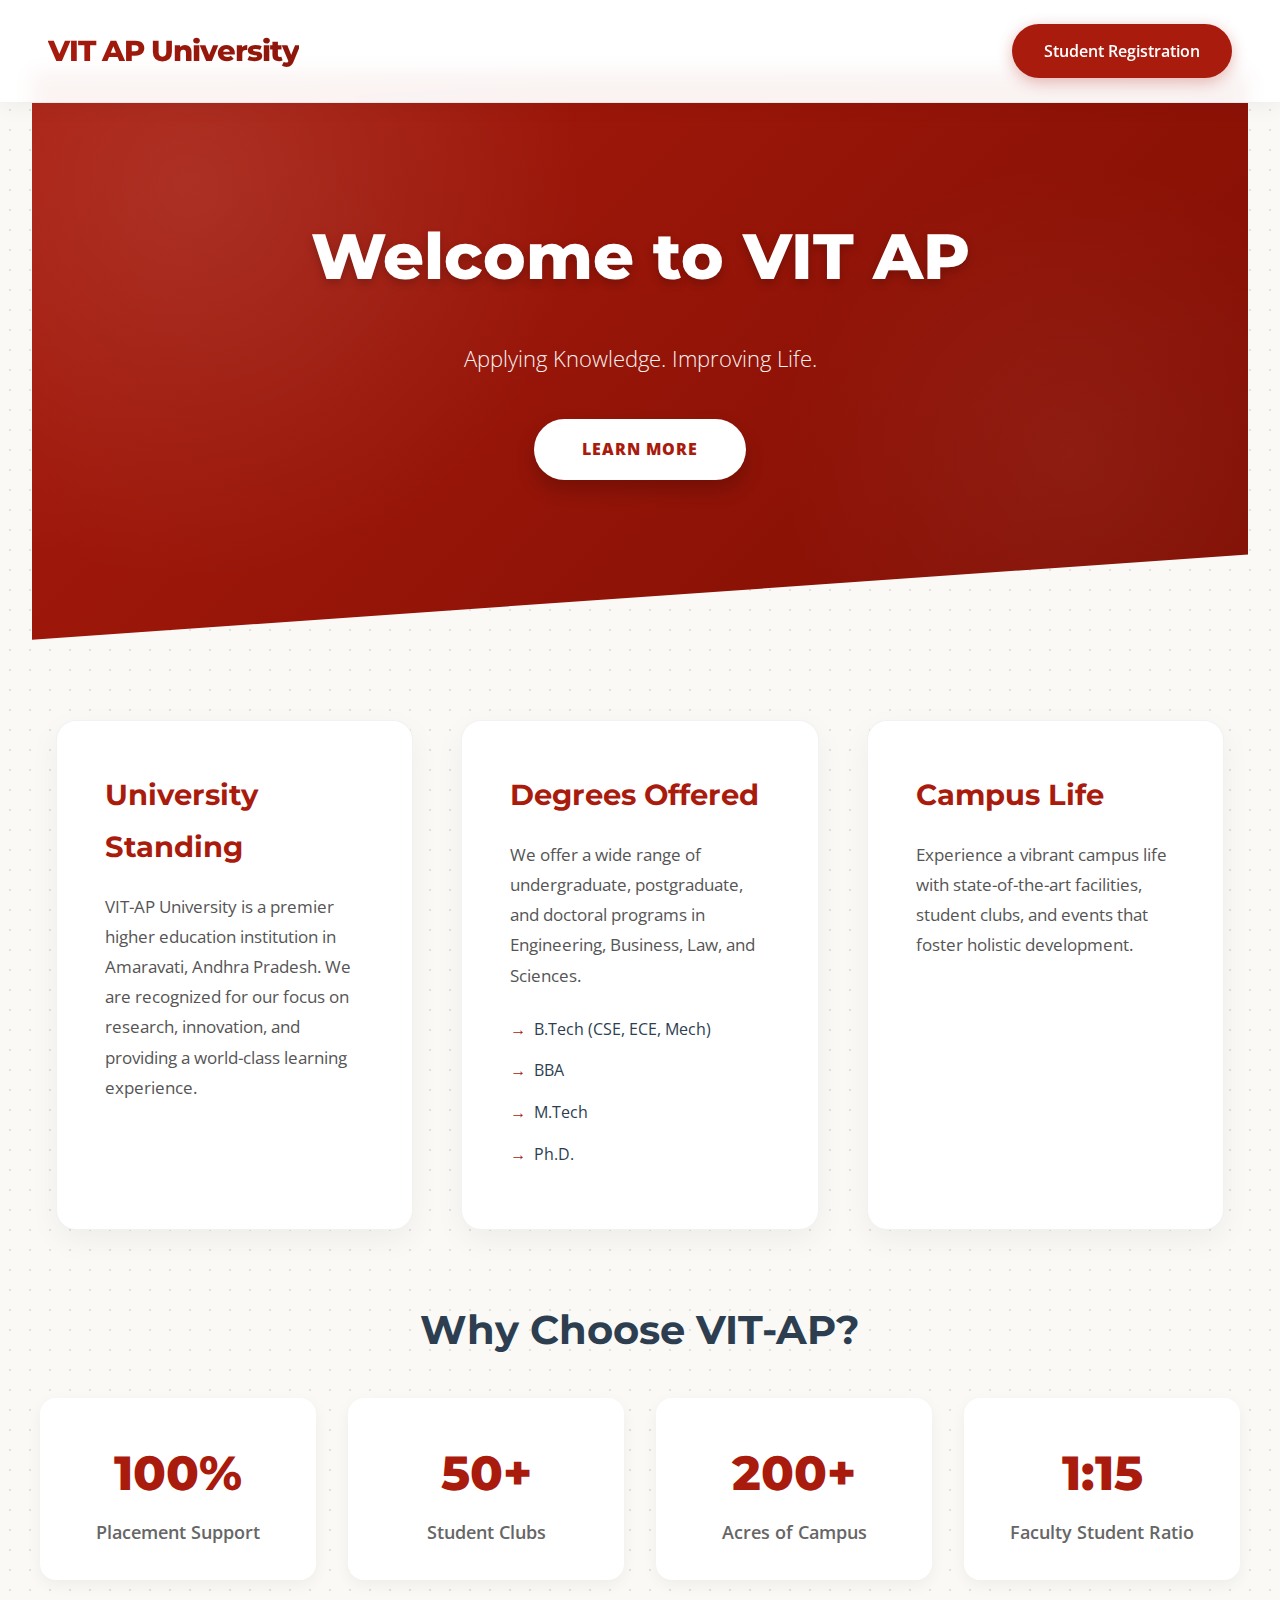
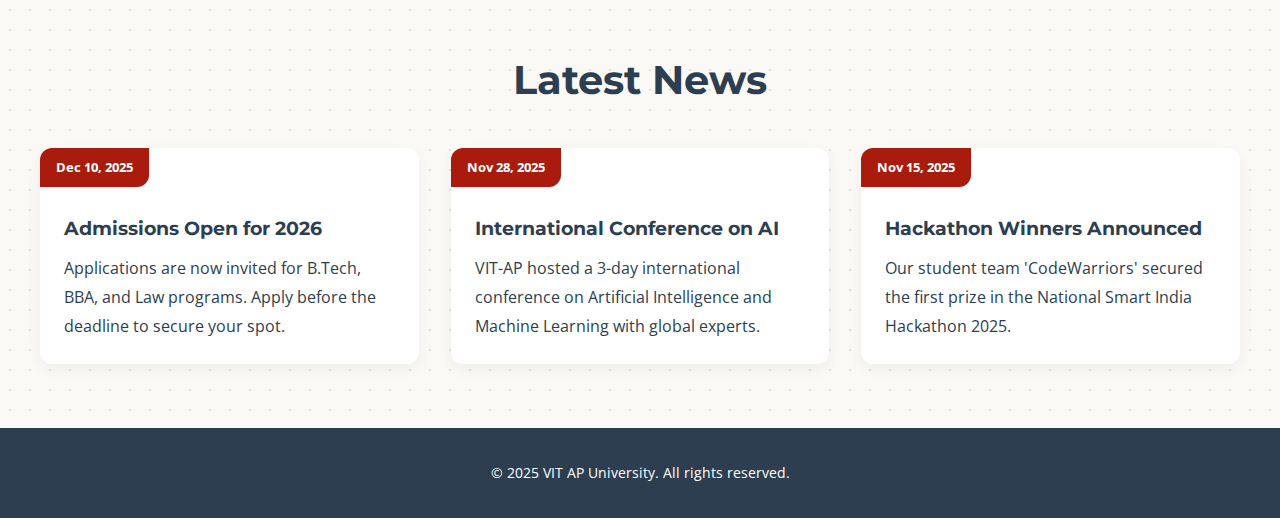
<file: Lab1/index.html>
<!DOCTYPE html>
<html lang="en">
<head>
    <meta charset="UTF-8">
    <meta name="viewport" content="width=device-width, initial-scale=1.0">
    <title>VIT AP University</title>
    <link rel="stylesheet" href="style.css">
</head>
<body>
    <header>
        <h1>VIT AP University</h1>
        <a href="registration.html" class="nav-link">Student Registration</a>
    </header>

    <main>
        <section class="hero">
            <h2>Welcome to VIT AP</h2>
            <p>Applying Knowledge. Improving Life.</p>
            <a href="#" class="hero-btn">Learn More</a>
        </section>

        <div class="content-wrapper">
            <div class="content-grid">
            <div class="card">
                <h3>University Standing</h3>
                <p>VIT-AP University is a premier higher education institution in Amaravati, Andhra Pradesh. We are recognized for our focus on research, innovation, and providing a world-class learning experience.</p>
            </div>
            <div class="card">
                <h3>Degrees Offered</h3>
                <p>We offer a wide range of undergraduate, postgraduate, and doctoral programs in Engineering, Business, Law, and Sciences.</p>
                <ul>
                    <li>B.Tech (CSE, ECE, Mech)</li>
                    <li>BBA</li>
                    <li>M.Tech</li>
                    <li>Ph.D.</li>
                </ul>
            </div>
            <div class="card">
                <h3>Campus Life</h3>
                <p>Experience a vibrant campus life with state-of-the-art facilities, student clubs, and events that foster holistic development.</p>
            </div>
        </div>

        <h2 class="section-title">Why Choose VIT-AP?</h2>
        <div class="stats-grid">
            <div class="stat-card">
                <span class="stat-number">100%</span>
                <span class="stat-label">Placement Support</span>
            </div>
            <div class="stat-card">
                <span class="stat-number">50+</span>
                <span class="stat-label">Student Clubs</span>
            </div>
            <div class="stat-card">
                <span class="stat-number">200+</span>
                <span class="stat-label">Acres of Campus</span>
            </div>
            <div class="stat-card">
                <span class="stat-number">1:15</span>
                <span class="stat-label">Faculty Student Ratio</span>
            </div>
        </div>

        <h2 class="section-title">Latest News</h2>
        <div class="news-grid">
            <div class="news-card">
                <div class="news-date">Dec 10, 2025</div>
                <div class="news-content">
                    <h4>Admissions Open for 2026</h4>
                    <p>Applications are now invited for B.Tech, BBA, and Law programs. Apply before the deadline to secure your spot.</p>
                </div>
            </div>
            <div class="news-card">
                <div class="news-date">Nov 28, 2025</div>
                <div class="news-content">
                    <h4>International Conference on AI</h4>
                    <p>VIT-AP hosted a 3-day international conference on Artificial Intelligence and Machine Learning with global experts.</p>
                </div>
            </div>
            <div class="news-card">
                <div class="news-date">Nov 15, 2025</div>
                <div class="news-content">
                    <h4>Hackathon Winners Announced</h4>
                    <p>Our student team 'CodeWarriors' secured the first prize in the National Smart India Hackathon 2025.</p>
                </div>
            </div>
        </div>
    </main>

    <footer>
        <p>&copy; 2025 VIT AP University. All rights reserved.</p>
    </footer>
</body>
</html>
</file>
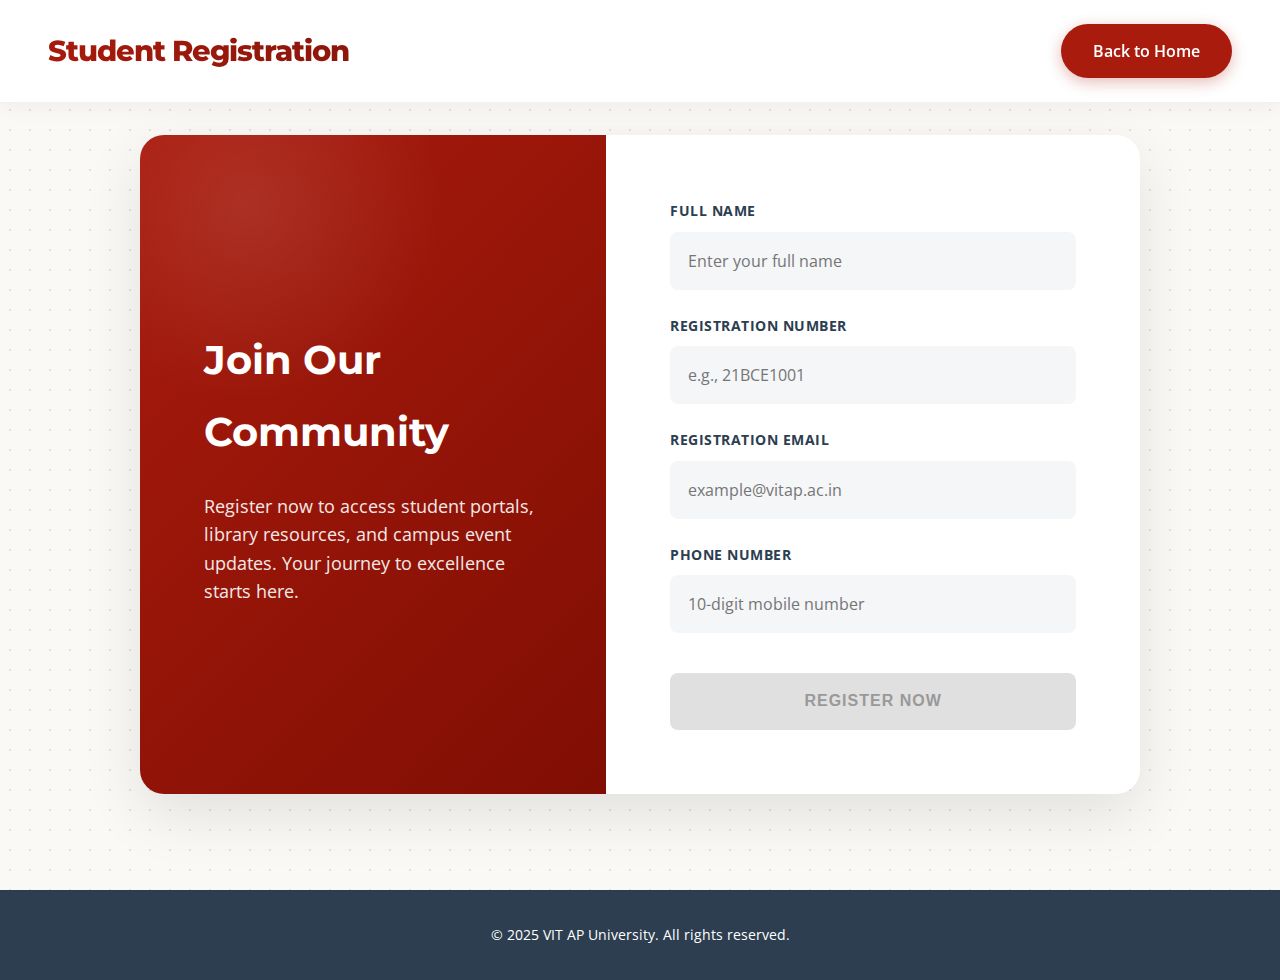
<file: Lab1/registration.html>
<!DOCTYPE html>
<html lang="en">
<head>
    <meta charset="UTF-8">
    <meta name="viewport" content="width=device-width, initial-scale=1.0">
    <title>Student Registration - VIT AP</title>
    <link rel="stylesheet" href="style.css">
</head>
<body>
    <header>
        <h1>Student Registration</h1>
        <a href="index.html" class="nav-link">Back to Home</a>
    </header>

    <main>
        <div class="split-container">
            <div class="split-info">
                <h2>Join Our Community</h2>
                <p>Register now to access student portals, library resources, and campus event updates. Your journey to excellence starts here.</p>
            </div>
            <div class="split-form">
                <form id="registrationForm">
                    <div class="form-group">
                        <label for="name">Full Name</label>
                        <input type="text" id="name" name="name" placeholder="Enter your full name" required>
                    </div>

                    <div class="form-group">
                        <label for="regNo">Registration Number</label>
                        <input type="text" id="regNo" name="regNo" placeholder="e.g., 21BCE1001" required>
                    </div>

                    <div class="form-group">
                        <label for="email">Registration Email</label>
                        <input type="email" id="email" name="email" placeholder="example@vitap.ac.in" required>
                    </div>

                    <div class="form-group">
                        <label for="phone">Phone Number</label>
                        <input type="tel" id="phone" name="phone" placeholder="10-digit mobile number" maxlength="10" required>
                    </div>

                    <button type="submit" id="submitBtn" class="submit-btn" disabled>Register Now</button>
                </form>
                <div id="successMessage" class="success-message">
                    Registered successfully! Welcome aboard.
                </div>
            </div>
        </div>
    </main>

    <footer>
        <p>&copy; 2025 VIT AP University. All rights reserved.</p>
    </footer>

    <script>
        const form = document.getElementById('registrationForm');
        const nameInput = document.getElementById('name');
        const regNoInput = document.getElementById('regNo');
        const emailInput = document.getElementById('email');
        const phoneInput = document.getElementById('phone');
        const submitBtn = document.getElementById('submitBtn');
        const successMessage = document.getElementById('successMessage');

        function validateForm() {
            const name = nameInput.value.trim();
            const regNo = regNoInput.value.trim();
            const email = emailInput.value.trim();
            const phone = phoneInput.value.trim();

            // Simple Email Regex
            const emailRegex = /^[^\s@]+@[^\s@]+\.[^\s@]+$/;
            // Phone Regex (10 digits)
            const phoneRegex = /^\d{10}$/;
            // RegNo Regex (Basic check for alphanumeric, min 5 chars)
            const regNoRegex = /^[a-zA-Z0-9]{5,}$/;

            const isNameValid = name.length > 0;
            const isRegNoValid = regNoRegex.test(regNo);
            const isEmailValid = emailRegex.test(email);
            const isPhoneValid = phoneRegex.test(phone);

            if (isNameValid && isRegNoValid && isEmailValid && isPhoneValid) {
                submitBtn.disabled = false;
            } else {
                submitBtn.disabled = true;
            }
        }

        // Add event listeners for real-time validation
        nameInput.addEventListener('input', validateForm);
        regNoInput.addEventListener('input', validateForm);
        emailInput.addEventListener('input', validateForm);
        phoneInput.addEventListener('input', validateForm);

        // Handle form submission
        form.addEventListener('submit', function(e) {
            e.preventDefault();
            successMessage.style.display = 'block';
            form.reset();
            submitBtn.disabled = true; // Disable button after successful submission
            
            // Hide message after 3 seconds
            setTimeout(() => {
                successMessage.style.display = 'none';
            }, 3000);
        });
    </script>
</body>
</html>
</file>
<file: Lab1/style.css>
@import url('https://fonts.googleapis.com/css2?family=Montserrat:wght@400;600;700&family=Open+Sans:wght@400;600&display=swap');

:root {
    --primary-red: #A91B0D;
    --secondary-red: #8a160a;
    --off-white: #FAF9F6;
    --text-color: #2c3e50;
    --light-gray: #e0e0e0;
    --card-bg: #ffffff;
}

* {
    box-sizing: border-box;
    margin: 0;
    padding: 0;
}

body {
    font-family: 'Open Sans', sans-serif;
    background-color: var(--off-white);
    /* Subtle dot pattern for texture */
    background-image: radial-gradient(var(--light-gray) 1px, transparent 1px);
    background-size: 20px 20px;
    color: var(--text-color);
    line-height: 1.8;
    display: flex;
    flex-direction: column;
    min-height: 100vh;
}

h1, h2, h3, h4 {
    font-family: 'Montserrat', sans-serif;
}

header {
    background-color: rgba(255, 255, 255, 0.95);
    backdrop-filter: blur(10px);
    color: var(--primary-red);
    padding: 1.5rem 3rem;
    display: flex;
    justify-content: space-between;
    align-items: center;
    box-shadow: 0 4px 20px rgba(0,0,0,0.05);
    position: sticky;
    top: 0;
    z-index: 100;
    border-bottom: 1px solid rgba(0,0,0,0.05);
}

header h1 {
    font-size: 1.8rem;
    font-weight: 800;
    letter-spacing: -1px;
    background: linear-gradient(45deg, var(--primary-red), var(--secondary-red));
    -webkit-background-clip: text;
    -webkit-text-fill-color: transparent;
}

.nav-link {
    background-color: var(--primary-red);
    color: white;
    text-decoration: none;
    font-weight: 600;
    padding: 0.8rem 2rem;
    border-radius: 50px;
    transition: all 0.4s cubic-bezier(0.175, 0.885, 0.32, 1.275);
    box-shadow: 0 4px 15px rgba(169, 27, 13, 0.3);
    position: relative;
    overflow: hidden;
}

.nav-link::after {
    content: '';
    position: absolute;
    top: 0;
    left: 0;
    width: 100%;
    height: 100%;
    background: rgba(255,255,255,0.2);
    transform: translateX(-100%);
    transition: transform 0.3s ease;
}

.nav-link:hover::after {
    transform: translateX(0);
}

.nav-link:hover {
    transform: translateY(-3px) scale(1.02);
    box-shadow: 0 8px 20px rgba(169, 27, 13, 0.4);
}

main {
    flex: 1;
    padding: 0 2rem 4rem 2rem; /* Removed top padding because hero handles it */
    max-width: 100%; /* Full width for hero */
    margin: 0 auto;
    width: 100%;
}

.hero {
    text-align: center;
    margin-bottom: 5rem;
    padding: 8rem 2rem 10rem 2rem;
    background: linear-gradient(135deg, var(--primary-red), #800e03);
    color: white;
    position: relative;
    /* Dynamic shape */
    clip-path: polygon(0 0, 100% 0, 100% 85%, 0 100%);
    margin-top: -2rem; /* Pull up to cover header gap if any */
    overflow: hidden;
}

/* Abstract shapes in hero background */
.hero::before {
    content: '';
    position: absolute;
    top: -50%;
    left: -20%;
    width: 800px;
    height: 800px;
    background: radial-gradient(circle, rgba(255,255,255,0.1) 0%, transparent 70%);
    border-radius: 50%;
    animation: float 20s infinite ease-in-out;
}

.hero::after {
    content: '';
    position: absolute;
    bottom: -20%;
    right: -10%;
    width: 600px;
    height: 600px;
    background: radial-gradient(circle, rgba(255,255,255,0.05) 0%, transparent 70%);
    border-radius: 50%;
    animation: float 15s infinite ease-in-out reverse;
}

@keyframes float {
    0%, 100% { transform: translate(0, 0); }
    50% { transform: translate(30px, 50px); }
}

.hero h2 {
    font-size: 4rem;
    margin-bottom: 1.5rem;
    font-weight: 800;
    color: white;
    text-shadow: 0 4px 10px rgba(0,0,0,0.2);
    position: relative;
    z-index: 1;
}

.hero p {
    font-size: 1.4rem;
    opacity: 0.95;
    max-width: 700px;
    margin: 0 auto 2.5rem auto;
    font-weight: 300;
    position: relative;
    z-index: 1;
}

.hero-btn {
    display: inline-block;
    background-color: white;
    color: var(--primary-red);
    padding: 1rem 3rem;
    border-radius: 50px;
    text-decoration: none;
    font-weight: 800;
    text-transform: uppercase;
    letter-spacing: 1px;
    transition: all 0.3s ease;
    box-shadow: 0 10px 20px rgba(0,0,0,0.2);
    position: relative;
    z-index: 1;
}

.hero-btn:hover {
    transform: translateY(-5px);
    box-shadow: 0 15px 30px rgba(0,0,0,0.3);
    background-color: var(--off-white);
}

.content-wrapper {
    max-width: 1200px;
    margin: 0 auto;
}

.content-grid {
    display: grid;
    grid-template-columns: repeat(auto-fit, minmax(320px, 1fr));
    gap: 3rem;
    padding: 0 1rem;
}

.card {
    background: var(--card-bg);
    padding: 3rem;
    border-radius: 20px;
    box-shadow: 0 10px 30px rgba(0,0,0,0.05);
    transition: all 0.4s cubic-bezier(0.175, 0.885, 0.32, 1.275);
    border: 1px solid rgba(0,0,0,0.05);
    position: relative;
    overflow: hidden;
    z-index: 1;
}

.card::before {
    content: '';
    position: absolute;
    top: 0;
    left: 0;
    width: 100%;
    height: 5px;
    background: linear-gradient(90deg, var(--primary-red), var(--secondary-red));
    transform: scaleX(0);
    transform-origin: left;
    transition: transform 0.4s ease;
}

.card:hover::before {
    transform: scaleX(1);
}

.card:hover {
    transform: translateY(-15px);
    box-shadow: 0 25px 50px rgba(0,0,0,0.1);
}

.card h3 {
    color: var(--primary-red);
    font-size: 1.8rem;
    margin-bottom: 1.2rem;
    font-weight: 700;
}

.card p {
    color: #555;
    font-size: 1.05rem;
}

.card ul {
    list-style: none;
    margin-top: 1.5rem;
}

.card li {
    margin-bottom: 0.8rem;
    padding-left: 1.5rem;
    position: relative;
}

.card li::before {
    content: '→';
    color: var(--primary-red);
    position: absolute;
    left: 0;
    font-weight: bold;
}

/* --- New Section Styles --- */
.section-title {
    text-align: center;
    font-size: 2.5rem;
    color: var(--text-color);
    margin: 4rem 0 2rem 0;
    font-weight: 700;
}

.stats-grid {
    display: grid;
    grid-template-columns: repeat(auto-fit, minmax(200px, 1fr));
    gap: 2rem;
    margin-bottom: 4rem;
    text-align: center;
}

.stat-card {
    background: white;
    padding: 2rem;
    border-radius: 16px;
    box-shadow: 0 5px 15px rgba(0,0,0,0.05);
    transition: transform 0.3s ease;
}

.stat-card:hover {
    transform: translateY(-5px);
}

.stat-number {
    display: block;
    font-size: 3rem;
    font-weight: 800;
    color: var(--primary-red);
    font-family: 'Montserrat', sans-serif;
}

.stat-label {
    font-size: 1.1rem;
    color: #666;
    font-weight: 600;
}

.news-grid {
    display: grid;
    grid-template-columns: repeat(auto-fit, minmax(300px, 1fr));
    gap: 2rem;
}

.news-card {
    background: white;
    border-radius: 12px;
    overflow: hidden;
    box-shadow: 0 5px 15px rgba(0,0,0,0.05);
    display: flex;
    flex-direction: column;
}

.news-date {
    background-color: var(--primary-red);
    color: white;
    padding: 0.5rem 1rem;
    font-size: 0.8rem;
    font-weight: 700;
    align-self: flex-start;
    border-bottom-right-radius: 12px;
}

.news-content {
    padding: 1.5rem;
}

.news-content h4 {
    font-size: 1.2rem;
    margin-bottom: 0.5rem;
    color: var(--text-color);
}

/* --- Enhanced Registration Styles (Split Layout) --- */
.split-container {
    display: flex;
    max-width: 1000px;
    margin: 2rem auto;
    background: white;
    border-radius: 24px;
    overflow: hidden;
    box-shadow: 0 20px 60px rgba(0,0,0,0.1);
    min-height: 600px;
}

.split-info {
    flex: 1;
    background: linear-gradient(135deg, var(--primary-red), #800e03);
    color: white;
    padding: 4rem;
    display: flex;
    flex-direction: column;
    justify-content: center;
    position: relative;
    overflow: hidden;
}

.split-info::before {
    content: '';
    position: absolute;
    top: -20%;
    left: -20%;
    width: 400px;
    height: 400px;
    background: radial-gradient(circle, rgba(255,255,255,0.1) 0%, transparent 70%);
    border-radius: 50%;
}

.split-info h2 {
    font-size: 2.5rem;
    margin-bottom: 1.5rem;
    position: relative;
    z-index: 1;
}

.split-info p {
    font-size: 1.1rem;
    opacity: 0.9;
    line-height: 1.6;
    position: relative;
    z-index: 1;
}

.split-form {
    flex: 1.2;
    padding: 4rem;
    display: flex;
    flex-direction: column;
    justify-content: center;
}

.form-group {
    margin-bottom: 1.5rem;
    position: relative;
}

.form-group label {
    display: block;
    margin-bottom: 0.5rem;
    color: var(--text-color);
    font-weight: 700;
    font-size: 0.85rem;
    text-transform: uppercase;
    letter-spacing: 0.5px;
}

.form-group input {
    width: 100%;
    padding: 1rem 1rem 1rem 1rem;
    background-color: #f4f6f8;
    border: 2px solid transparent;
    border-radius: 8px;
    font-family: 'Open Sans', sans-serif;
    font-size: 1rem;
    transition: all 0.3s ease;
}

.form-group input:focus {
    outline: none;
    background-color: white;
    border-color: var(--primary-red);
    box-shadow: 0 0 0 4px rgba(169, 27, 13, 0.1);
}

.submit-btn {
    width: 100%;
    padding: 1.2rem;
    background-color: var(--primary-red);
    color: white;
    border: none;
    border-radius: 8px;
    font-size: 1rem;
    font-weight: 700;
    letter-spacing: 1px;
    text-transform: uppercase;
    cursor: pointer;
    transition: all 0.3s ease;
    margin-top: 1rem;
}

.submit-btn:disabled {
    background-color: #e0e0e0;
    color: #999;
    cursor: not-allowed;
    opacity: 1;
}

.submit-btn:not(:disabled):hover {
    background-color: #8a160a;
    transform: translateY(-2px);
    box-shadow: 0 5px 15px rgba(169, 27, 13, 0.3);
}

.success-message {
    display: none;
    margin-top: 1.5rem;
    padding: 1rem;
    background-color: #d4edda;
    color: #155724;
    border-radius: 8px;
    text-align: center;
    font-weight: 600;
    animation: fadeIn 0.5s ease;
}

@keyframes fadeIn {
    from { opacity: 0; transform: translateY(10px); }
    to { opacity: 1; transform: translateY(0); }
}

@media (max-width: 768px) {
    .split-container {
        flex-direction: column;
        margin: 1rem;
    }
    
    .split-info {
        padding: 3rem 2rem;
    }
    
    .split-form {
        padding: 2rem;
    }
}

footer {
    text-align: center;
    padding: 2rem;
    background-color: #2c3e50;
    color: #fff;
    font-size: 0.9rem;
    margin-top: auto;
}
</file>
